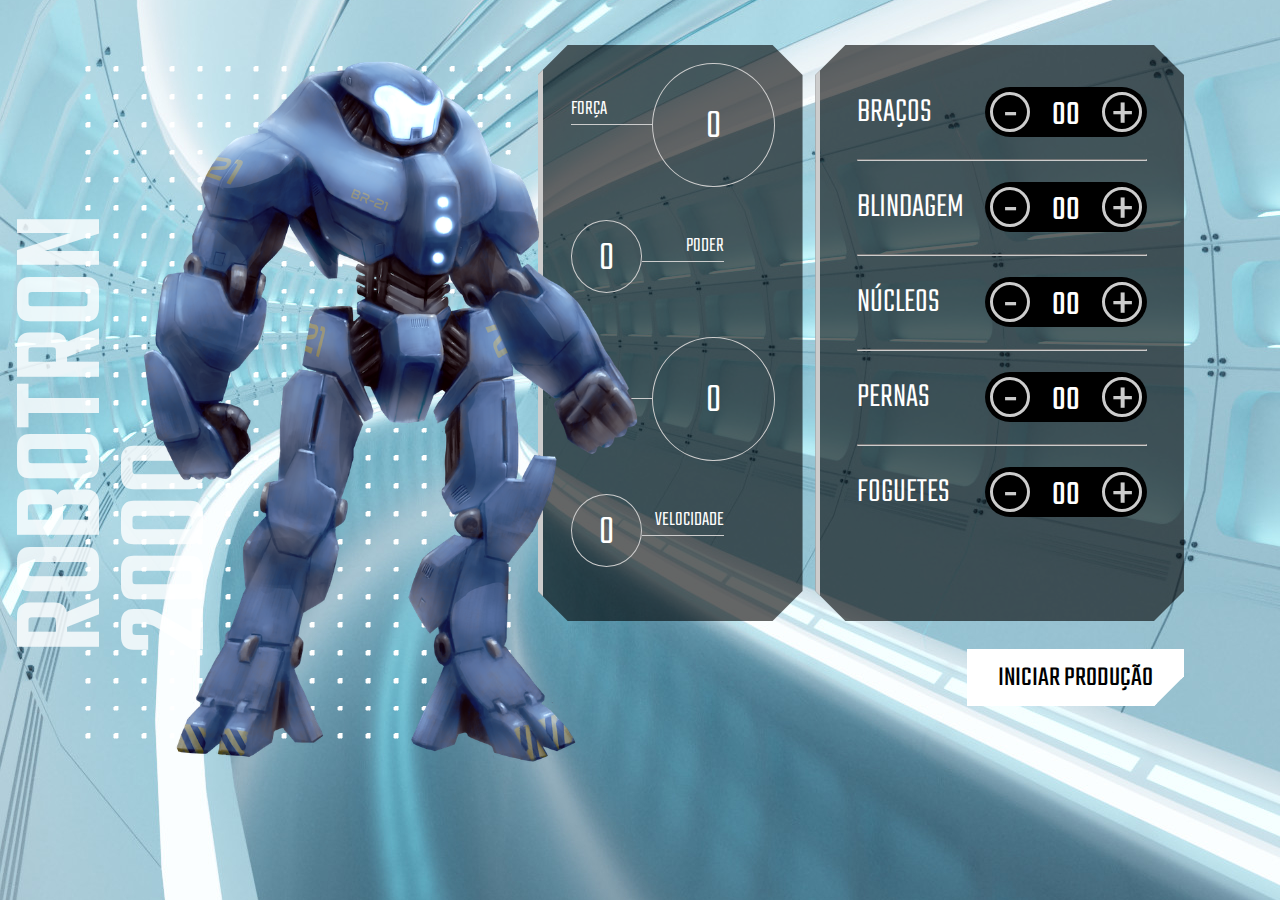
<file: index.html>
<!DOCTYPE html>
<html lang="en">
<head>
    <meta charset="UTF-8">
    <meta http-equiv="X-UA-Compatible" content="IE=edge">
    <meta name="viewport" content="width=device-width, initial-scale=1.0">
    <link rel="shortcut icon" type="image/jpg" href="img/favicon.ico"/>
    <title>Robotron 2000</title>

    <link rel="stylesheet" href="css/style.css">
    <link rel="preconnect" href="https://fonts.googleapis.com">
    <link rel="preconnect" href="https://fonts.gstatic.com" crossorigin>
    <link href="https://fonts.googleapis.com/css2?family=Teko:wght@300;500&display=swap" rel="stylesheet"> 
</head>
<body>
    <main>
        <section class="robotron">
            <img class="robo" src="img/robotron.png" alt="Robotron">
            <figcaption class="titulo">ROBOTRON <br>2000</figcaption>
        </section>

        <section class="box estatisticas">
<!-- <<<<<<< HEAD -->
            <div class="estatistica">
                <p class="estatistica-titulo">Força</p>
                <div class="estatistica-valor">
                    <p class="estatistica-numero" data-estatistica="forca">0</p>
                </div>
            </div>
            <div class="estatistica">
                <p class="estatistica-titulo">Poder</p>
                <div class="estatistica-valor">
                    <p class="estatistica-numero" data-estatistica="poder">0</p>
                </div>
            </div>
            <div class="estatistica">
                <p class="estatistica-titulo">Energia</p>
                <div class="estatistica-valor">
                    <p class="estatistica-numero" data-estatistica="energia">0</p>
                </div>
            </div>
            <div class="estatistica">
                <p class="estatistica-titulo">Velocidade</p>
                <div class="estatistica-valor">
                    <p class="estatistica-numero" data-estatistica="velocidade">0</p>
                </div>
            </div>
        </section>

        <section class="equipamentos">
            <form action="" class="montador">
                <div class="box montador-conteudo">
                    <div class="peca">
                        <label for="" class="peca-titulo">Braços</label>
                        <div class="controle">
                            <buttom class="controle-ajuste" data-controle="-" data-peca="bracos">-</buttom>
                            <input type="text" class="controle-contador" value="00" data-contador>
                            <buttom class="controle-ajuste" data-controle="+" data-peca="bracos">+</buttom>
                        </div>
                    </div>
                    <hr class="linha">
                    <div class="peca">
                        <label for="" class="peca-titulo">Blindagem</label>
                        <div class="controle">
                            <buttom class="controle-ajuste" data-controle="-" data-peca="blindagem">-</buttom>
                            <input type="text" class="controle-contador" value="00" data-contador>
                            <buttom class="controle-ajuste" data-controle="+" data-peca="blindagem">+</buttom>
                        </div>
                    </div>
                    <hr class="linha">
                    <div class="peca">
                        <label for="" class="peca-titulo">Núcleos</label>
                        <div class="controle">
                            <buttom class="controle-ajuste" data-controle="-" data-peca="nucleos">-</buttom>
                            <input type="text" class="controle-contador" value="00" data-contador>
                            <buttom class="controle-ajuste" data-controle="+" data-peca="nucleos">+</buttom>
                        </div>
                    </div>
                    <hr class="linha">
                    <div class="peca">
                        <label for="" class="peca-titulo">Pernas</label>
                        <div class="controle">
                            <buttom class="controle-ajuste" data-controle="-" data-peca="pernas">-</buttom>
                            <input type="text" class="controle-contador" value="00" data-contador>
                            <buttom class="controle-ajuste" data-controle="+" data-peca="pernas">+</buttom>
                        </div>
                    </div>
                    <hr class="linha">
                    <div class="peca">
                        <label for="" class="peca-titulo">Foguetes</label>
                        <div class="controle">
                            <buttom class="controle-ajuste" data-controle="-" data-peca="foguetes">-</buttom>
                            <input type="text" class="controle-contador" value="00" data-contador>
                            <buttom class="controle-ajuste" data-controle="+" data-peca="foguetes">+</buttom>
                        </div>
                    </div>
                </div>
                <input type="submit" value="Iniciar produção" class="producao" id="producao">
            </form>
        </section>
    </main>

    <script src="JS/main.js"></script>
</body>
</html>
</file>
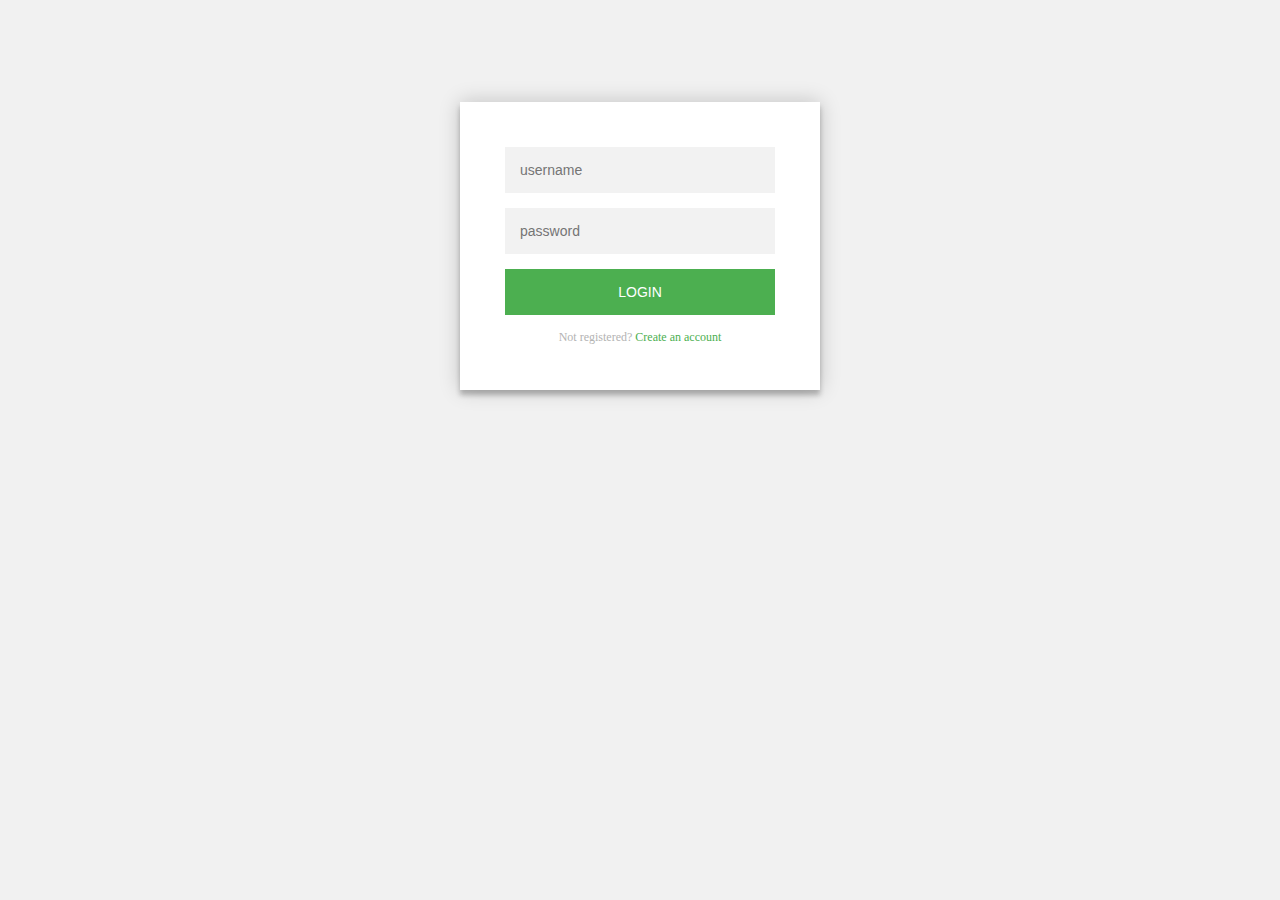
<file: app/index.html>
<!DOCTYPE html>
<html>
<head>
  <title>Login</title>
  <link rel="stylesheet" type="text/css" href="style.css">
</head>
<body>
  <div class="login-page">
    <div class="form">
      <form class="login-form">
        <input type="text" placeholder="username"/>
        <input type="password" placeholder="password"/>
        <button>login</button>
        <p class="message">Not registered? <a href="#">Create an account</a></p>
      </form>
    </div>
  </div>
</body>
</html>
</file>
<file: css/style.css>
:root {
    --main-cinza: #CCCCCC;
    --main-branco: #FFFFFF;
    --main-preto: #000000;
}

* {
    box-sizing: border-box;
}

body {
    background: url(../img/fundo.jpg);
    background-position: center center;
    background-size: cover cover;
    padding: 0;
    margin: 0;
    font-weight: 300;
}

body, input {
    font-family: 'Teko', sans-serif;
}

main {
    width: 80vw;
    height: 80vh;
    margin: 10vh 8vw 10vh 12vw;
    display: flex;
    gap: 1vw;
}

.robotron {
    background: url(../img/estrutura.png) no-repeat;
    background-position: center center;
    margin: 0;
    flex-basis: 40%;
    position: relative;
}

.robo {
    height: 110%;
    z-index: 1;
    position: absolute;
    left: -20%;
    top: -5%;
}

.titulo {
    transform: rotate(180deg);
    font-weight: 500;
    font-size: 130px;
    position: absolute;
    bottom: 7rem;
    left: -3rem;
    line-height: 0.8;
    writing-mode: vertical-rl;
    text-orientation: mixed;
    color: rgba(255,255,255,0.8)
}

.box {
    background: rgba(0,0,0,0.6);
    clip-path: polygon(calc(100% - 30px) 0, 100% 30px, 100% calc(100% - 30px), calc(100% - 30px) 100%, 30px 100%, 0 calc(100% - 30px), 0 30px, 30px 0);
    border-left: 5px solid var(--main-cinza);
    height: 80%;
}

/****************************** Equipamentos *****/

.equipamentos {
    flex-basis: 32%;
}

.montador {
    height: 100%;;
}

.montador-conteudo {
    padding: 2em 10%;
}

.peca {
    padding: 1em 0;
}

.peca-titulo {
    color: var(--main-branco);
    text-transform: uppercase;
    font-size: 2.5em;
}

.controle {
    background: var(--main-preto);
    border-radius: 25px;
    float: right;
    display: inline-flex;
    padding: 5px;
    align-items: center;
    align-self: flex-end;
}

.controle-contador {
    width: 40px;
    height: 35px;
    background: none;
    border: 0;
    margin: 0 1rem;
    color: var(--main-branco);
    text-align: center;
    font-size: 2.5em;
    display: inline-flex;
    align-items: center;
    padding-top: 8px;
}

.controle-ajuste {
    display: inline-block;
    width: 40px;
    height: 40px;
    line-height: 44px;
    border-radius: 50%;
    color: var(--main-cinza);
    font-size: 4em;
    background: var(--main-preto);
    text-align: center;
    border: 3px solid var(--main-cinza);
    cursor: pointer;
}

.linha {
    border-color: var(--main-cinza);
}

.producao {
    margin-top: 1em;
    font-size: 2em;
    text-transform: uppercase;
    padding: 0.2em 1em;
    float: right;
    border: 3px solid var(--main-branco);
    background: var(--main-branco);
    clip-path: polygon(100% 0, 100% calc(100% - 30px), calc(100% - 30px) 100%, 0 100%, 0 0);
    cursor: pointer;
}

.producao:hover {
    background: var(--main-preto);
    color: var(--main-branco)
}



/****************************** Estatísticas *****/
.estatisticas {
    flex-basis: 23%;
    padding: 2em 2em 0;
}

.estatistica {
    color: var(--main-branco);
    display: flex;
    align-items: flex-start;
    height: 25%;
}

.estatistica-titulo {
    font-size: 1.5em;
    border-bottom: 1px solid var(--main-cinza);
    flex-basis: 40%;
    text-transform: uppercase;
    order: 1
}

.estatistica-valor {
    flex-basis: 60%;
    position: relative;
    margin: 10px 0 0;
    order: 2;
    margin: -10px 0 0;
}

.estatistica-valor::after {
    content: "";
    display: block;
    padding-bottom: 100%;
    border: 1px solid var(--main-cinza);
    border-radius: 50%;
}

.estatistica-numero {
    position: absolute;
    top: 50%;
    transform: translateY(-46%);
    width: 100%;
    line-height: 100%;
    text-align: center;
    font-size: 3em;
    margin: 0;
}

.estatistica:nth-child(2n) .estatistica-titulo {
    order: 2;
    text-align: right;
}

.estatistica:nth-child(2n) .estatistica-valor {
    order: 1;
    flex-basis: 35%;
    margin: 10px 0 0;
}

@media screen and (max-width: 1600px) {
    body { 
        font-size: 14px;
    }
    main {
        width: 90vw;
        height: 80vh;
        margin: 5vh auto;
    }
}

@media screen and (max-width: 1200px) {
    body { 
        font-size: 13px;
    }

    main {
        width: 96vw;
        height: 80vh;
        margin: 10vh auto;
    }
}
</file>
<file: app/style.css>
* {
  margin: 0;
  padding: 0;
  box-sizing: border-box;
}

body {
  background-color: #f1f1f1;
}

.login-page {
  width: 360px;
  padding: 8% 0 0;
  margin: auto;
}

.form {
  position: relative;
  z-index: 1;
  background: #FFFFFF;
  max-width: 360px;
  margin: 0 auto 100px;
  padding: 45px;
  text-align: center;
  box-shadow: 0 0 20px 0 rgba(0, 0, 0, 0.2), 0 5px 5px 0 rgba(0, 0, 0, 0.24);
}

.form input {
  font-family: "Roboto", sans-serif;
  outline: 0;
  background: #f2f2f2;
  width: 100%;
  border: 0;
  margin: 0 0 15px;
  padding: 15px;
  box-sizing: border-box;
  font-size: 14px;
}

.form button {
  font-family: "Roboto", sans-serif;
  text-transform: uppercase;
  outline: 0;
  background: #4CAF50;
  width: 100%;
  border: 0;
  padding: 15px;
  color: #FFFFFF;
  font-size: 14px;
  cursor: pointer;
}

.form button:hover, .form button:active, .form button:focus {
  background: #43A047;
}

.form .message {
  margin: 15px 0 0;
  color: #b3b3b3;
  font-size: 12px;
}

.form .message a {
  color: #4CAF50;
  text-decoration: none;
}

.form .register-form {
  display: none;
}

.container {
  position: relative;
  z-index: 1;
  max-width: 300px;
  margin: 0 auto;
}

.container:before, .container:after {
  content: "";
  display: block;
  clear: both;
}

.container .info {
  margin: 50px auto;
  text-align: center;
}

.container .info h1 {
  margin: 0 0 15px;
  padding: 0;
  font-size: 36px;
  font-weight: 300;
  color: white
}
</file>
